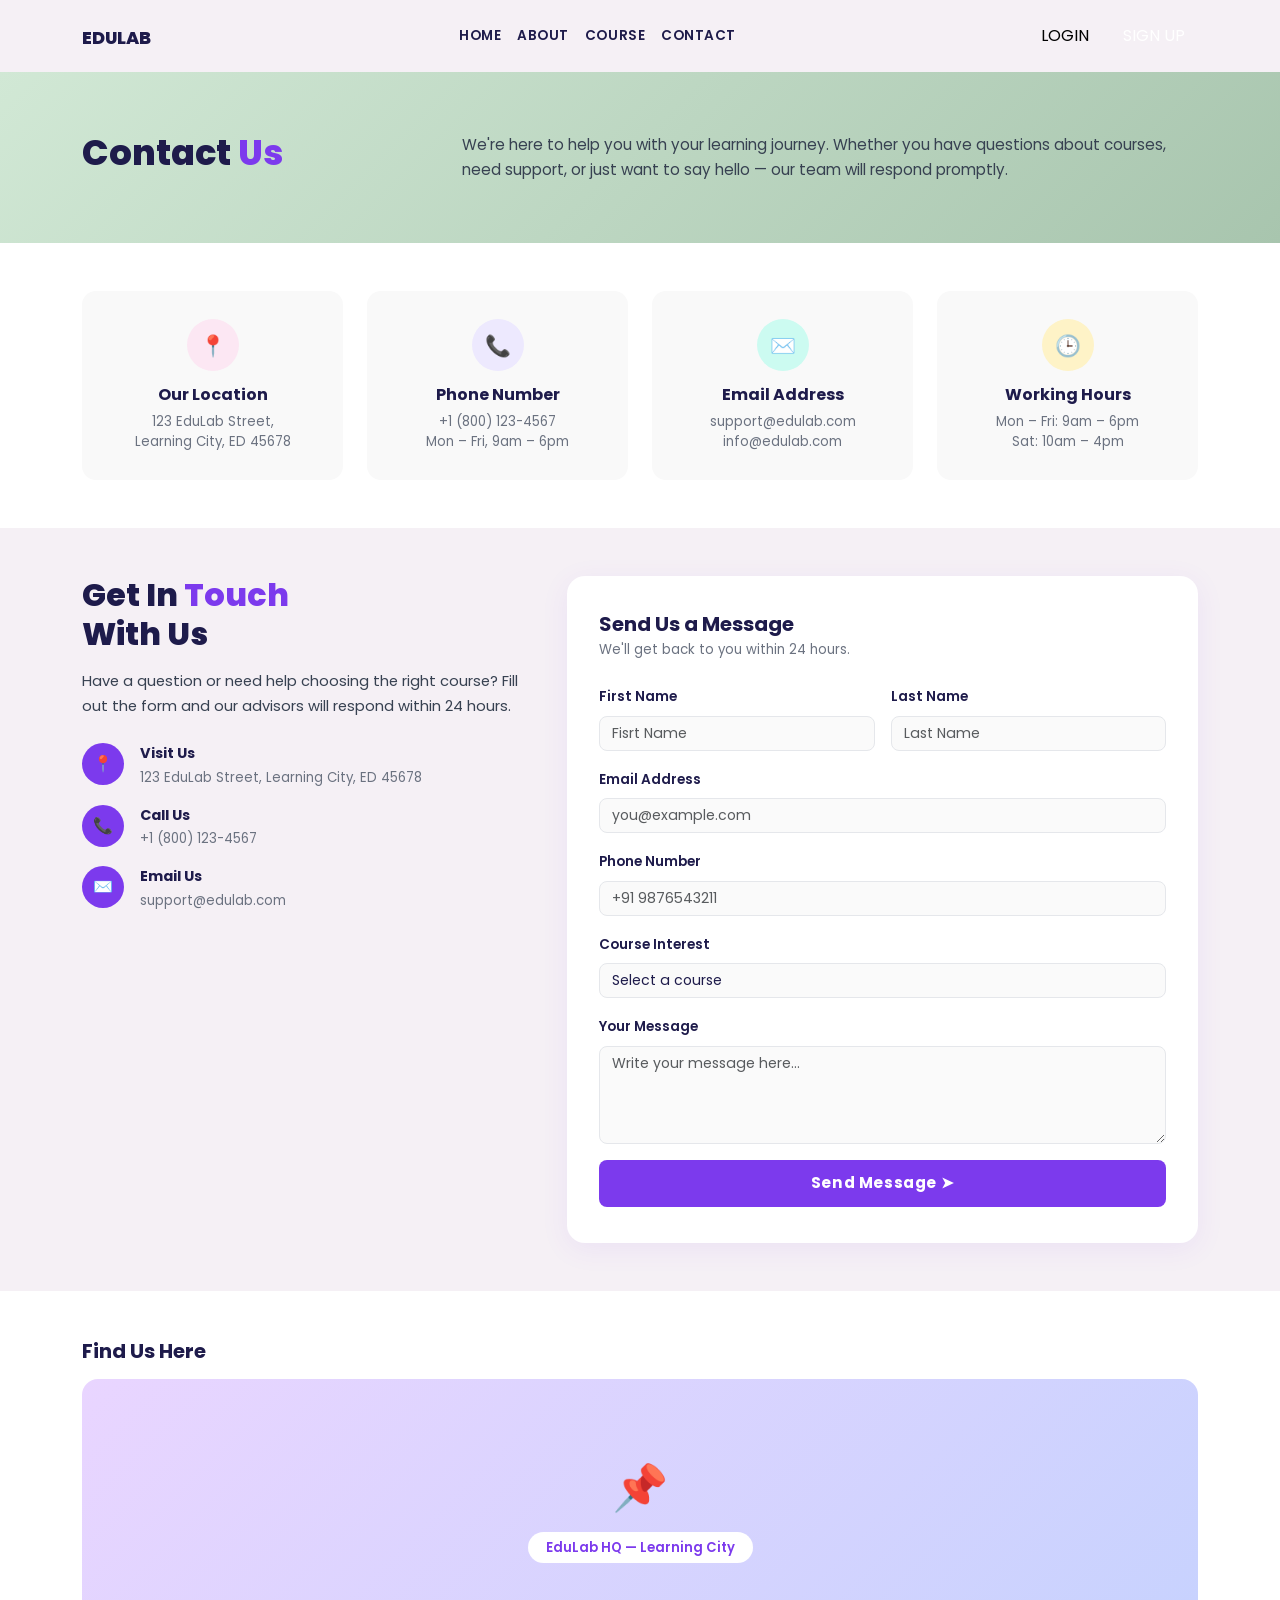
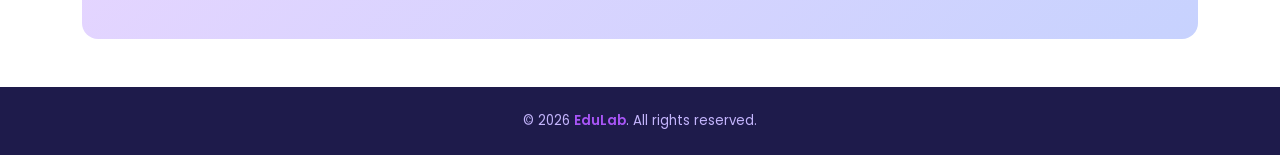
<file: contacht.html>
<!DOCTYPE html>
<html lang="en">
<head>
  <meta charset="UTF-8" />
  <meta name="viewport" content="width=device-width, initial-scale=1.0"/>
  <title>EduLab - Contact</title>
  <link href="https://cdn.jsdelivr.net/npm/bootstrap@5.3.0/dist/css/bootstrap.min.css" rel="stylesheet"/>
  <link href="https://fonts.googleapis.com/css2?family=Poppins:wght@400;500;600;700;800&display=swap" rel="stylesheet"/>
  <style>
    body { font-family: 'Poppins', sans-serif; }

    /* NAVBAR */
    .navbar { background: #f5f0f5; padding: 12px 40px; }
    .navbar-brand { font-weight: 800; font-size: 1.1rem; color: #1e1b4b !important; }
    .logo-box {
      width: 30px; height: 30px; background: #7c3aed;
      border-radius: 7px; display: inline-flex;
      align-items: center; justify-content: center; margin-right: 6px;
    }
    .logo-box svg { width: 18px; height: 18px; fill: white; }
    .nav-link { font-weight: 600; font-size: 0.85rem; color: #1e1b4b !important; letter-spacing: 0.04em; }
    .nav-link:hover, .nav-link.active { color: #7c3aed !important; }
    .btn-login { font-weight: 700; font-size: 0.9rem; color: #1e1b4b; text-decoration: none; }
    .btn-signup {
      background: #7c3aed; color: white !important; font-weight: 700;
      font-size: 0.9rem; padding: 8px 22px; border-radius: 6px; text-decoration: none;
    }
    .btn-signup:hover { background: #6d28d9; }

    /* HERO */
    .contact-hero {
      background: linear-gradient(135deg, #d1e8d5 0%, #a8c5ae 100%);
      padding: 60px 40px;
    }
    .contact-hero h1 { font-size: 2.2rem; font-weight: 800; color: #1e1b4b; }
    .contact-hero p { color: #374151; font-size: 0.95rem; line-height: 1.7; }

    /* INFO CARDS */
    .info-card {
      background: #f9f9f9; border-radius: 14px;
      padding: 28px 20px; text-align: center;
      transition: transform 0.2s; border: none;
    }
    .info-card:hover { transform: translateY(-4px); box-shadow: 0 10px 28px rgba(124,58,237,0.1); }
    .icon-circle {
      width: 52px; height: 52px; border-radius: 50%;
      display: flex; align-items: center; justify-content: center;
      margin: 0 auto 14px; font-size: 1.3rem;
    }
    .ic-pink   { background: #fce7f3; }
    .ic-purple { background: #ede9fe; }
    .ic-teal   { background: #ccfbf1; }
    .ic-gold   { background: #fef3c7; }
    .info-card h6 { font-weight: 700; color: #1e1b4b; }
    .info-card p  { font-size: 0.83rem; color: #6b7280; margin: 0; }

    /* CONTACT SECTION */
    .contact-section { background: #f5f0f5; }

    /* TOUCH DETAILS */
    .touch-icon {
      width: 42px; height: 42px; background: #7c3aed;
      border-radius: 50%; display: flex; align-items: center;
      justify-content: center; color: white; font-size: 1rem; flex-shrink: 0;
    }
    .touch-text strong { font-size: 0.9rem; color: #1e1b4b; display: block; }
    .touch-text span   { font-size: 0.83rem; color: #6b7280; }

    /* FORM CARD */
    .form-card {
      background: white; border-radius: 18px; padding: 36px 32px;
      box-shadow: 0 6px 28px rgba(124,58,237,0.08);
    }
    .form-card h5 { font-weight: 700; color: #1e1b4b; }
    .form-card .sub { font-size: 0.83rem; color: #6b7280; }
    .form-control, .form-select {
      border: 1.5px solid #e5e7eb; border-radius: 8px;
      font-family: 'Poppins', sans-serif; font-size: 0.88rem;
      background: #fafafa; color: #1e1b4b;
    }
    .form-control:focus, .form-select:focus {
      border-color: #7c3aed;
      box-shadow: 0 0 0 3px rgba(124,58,237,0.1);
      background: white;
    }
    .form-label { font-size: 0.85rem; font-weight: 600; color: #1e1b4b; }
    .btn-send {
      background: #7c3aed; color: white; font-family: 'Poppins', sans-serif;
      font-weight: 700; font-size: 0.95rem; padding: 12px;
      border-radius: 8px; border: none; width: 100%;
      letter-spacing: 0.04em; transition: background 0.2s;
    }
    .btn-send:hover { background: #6d28d9; }

    /* MAP */
    .map-box {
      background: linear-gradient(135deg, #e9d5ff, #c7d2fe);
      border-radius: 16px; height: 260px;
      display: flex; flex-direction: column;
      align-items: center; justify-content: center; gap: 10px;
    }
    .map-pin { font-size: 2.8rem; animation: bounce 1.5s infinite; }
    @keyframes bounce {
      0%, 100% { transform: translateY(0); }
      50%       { transform: translateY(-10px); }
    }
    .map-label {
      background: white; border-radius: 20px; padding: 6px 18px;
      font-size: 0.82rem; font-weight: 600; color: #7c3aed;
    }

    /* FOOTER */
    footer { background: #1e1b4b; color: #c4b5fd; font-size: 0.83rem; }
    footer span { color: #a855f7; font-weight: 600; }
  </style>
</head>
<body>

  <!-- NAVBAR -->
        <nav class="navbar navbar-expand-lg sticky-top">  
        <div class="container  ">
            <a class="navbar-brand" href="index.html"><i style="color: rgb(113, 20, 109); font-size: 25px;" class="fa-solid fa-graduation-cap"></i><span class="w-name">EDULAB</span></a>
            <button class="navbar-toggler" type="button" data-bs-toggle="collapse"
                data-bs-target="#navbarSupportedContent" aria-controls="navbarSupportedContent" aria-expanded="false"
                aria-label="Toggle navigation">
                <span class="navbar-toggler-icon"></span>
            </button>
            <div class="collapse navbar-collapse" id="navbarSupportedContent">
                <ul class="navbar-nav mx-auto mb-2 mb-lg-0">
                    <li class="nav-item">
                        <a class="nav-link scale" aria-current="page" href="index.html">HOME</a>
                    </li>
                    <li class="nav-item">
                        <a class="nav-link scale" href="aboutus.html">ABOUT</a>
                    </li>
                    <li class="nav-item  scale">
                        <a class="nav-link scale" href="course.html">COURSE</a>
                    </li>
                    <li class="nav-item scale">
                        <a class="nav-link" href="#">CONTACT</a>
                    </li>
                </ul>
                <div class="d-flex gap-2 btns"> 
                    <button class="btn log-btn  " type="button"><a href="login.html" style="text-decoration: none; color: black;">LOGIN</a></button>
                     <button class="btn sign-btn" type="button"><a href="signup.html" style="text-decoration: none; color: white;">SIGN UP</a></button>

                </div>
                    
                
                
            </div>
        </div>
    </nav>

  <!-- HERO -->
  <section class="contact-hero">
    <div class="container">
      <div class="row align-items-center">
        <div class="col-md-4">
          <h1>Contact <span style="color:#7c3aed">Us</span></h1>
        </div>
        <div class="col-md-8">
          <p class="mb-0">We're here to help you with your learning journey. Whether you have questions about courses, need support, or just want to say hello — our team will respond promptly.</p>
        </div>
      </div>
    </div>
  </section>

  <!-- INFO CARDS -->
  <section class="py-5 bg-white">
    <div class="container">
      <div class="row g-4">
        <div class="col-md-3 col-sm-6">
          <div class="info-card">
            <div class="icon-circle ic-pink">📍</div>
            <h6>Our Location</h6>
            <p>123 EduLab Street,<br/>Learning City, ED 45678</p>
          </div>
        </div>
        <div class="col-md-3 col-sm-6">
          <div class="info-card">
            <div class="icon-circle ic-purple">📞</div>
            <h6>Phone Number</h6>
            <p>+1 (800) 123-4567<br/>Mon – Fri, 9am – 6pm</p>
          </div>
        </div>
        <div class="col-md-3 col-sm-6">
          <div class="info-card">
            <div class="icon-circle ic-teal">✉️</div>
            <h6>Email Address</h6>
            <p>support@edulab.com<br/>info@edulab.com</p>
          </div>
        </div>
        <div class="col-md-3 col-sm-6">
          <div class="info-card">
            <div class="icon-circle ic-gold">🕒</div>
            <h6>Working Hours</h6>
            <p>Mon – Fri: 9am – 6pm<br/>Sat: 10am – 4pm</p>
          </div>
        </div>
      </div>
    </div>
  </section>

  <!-- GET IN TOUCH -->
  <section class="contact-section py-5">
    <div class="container">
      <div class="row g-5 align-items-start">

        <!-- Left details -->
        <div class="col-lg-5">
          <h2 style="font-weight:800;color:#1e1b4b">Get In <span style="color:#7c3aed">Touch</span><br/>With Us</h2>
          <p class="mt-3 mb-4" style="color:#374151;font-size:0.92rem;line-height:1.7">
            Have a question or need help choosing the right course? Fill out the form and our advisors will respond within 24 hours.
          </p>

          <div class="d-flex align-items-start gap-3 mb-3">
            <div class="touch-icon">📍</div>
            <div class="touch-text">
              <strong>Visit Us</strong>
              <span>123 EduLab Street, Learning City, ED 45678</span>
            </div>
          </div>

          <div class="d-flex align-items-start gap-3 mb-3">
            <div class="touch-icon">📞</div>
            <div class="touch-text">
              <strong>Call Us</strong>
              <span>+1 (800) 123-4567</span>
            </div>
          </div>

          <div class="d-flex align-items-start gap-3 mb-3">
            <div class="touch-icon">✉️</div>
            <div class="touch-text">
              <strong>Email Us</strong>
              <span>support@edulab.com</span>
            </div>
          </div>
        </div>

        <!-- Form -->
        <div class="col-lg-7">
          <div class="form-card">
            <h5 class="mb-1">Send Us a Message</h5>
            <p class="sub mb-4">We'll get back to you within 24 hours.</p>

            <div class="row g-3">
              <div class="col-6">
                <label class="form-label">First Name</label>
                <input type="text" class="form-control" placeholder="Fisrt Name"/>
              </div>
              <div class="col-6">
                <label class="form-label">Last Name</label>
                <input type="text" class="form-control" placeholder="Last Name"/>
              </div>
              <div class="col-12">
                <label class="form-label">Email Address</label>
                <input type="email" class="form-control" placeholder="you@example.com"/>
              </div>
              <div class="col-12">
                <label class="form-label">Phone Number</label>
                <input type="tel" class="form-control" placeholder="+91 9876543211"/>
              </div>
              <div class="col-12">
                <label class="form-label">Course Interest</label>
                <select class="form-select">
                  <option disabled selected>Select a course</option>
                  <option>Python Full Stack</option>
                  <option>Web Development</option>
                  <option>Data Science</option>
                  <option>Other</option>
                </select>
              </div>
              <div class="col-12">
                <label class="form-label">Your Message</label>
                <textarea class="form-control" rows="4" placeholder="Write your message here..."></textarea>
              </div>
              <div class="col-12">
                <button class="btn-send">Send Message ➤</button>
              </div>
            </div>

          </div>
        </div>

      </div>
    </div>
  </section>

  <!-- MAP -->
  <section class="py-5 bg-white">
    <div class="container">
      <h5 class="fw-bold mb-3" style="color:#1e1b4b">Find Us Here</h5>
      <div class="map-box">
        <span class="map-pin">📌</span>
        <div class="map-label">EduLab HQ — Learning City</div>
      </div>
    </div>
  </section>

  <!-- FOOTER -->
  <footer class="text-center py-4">
    &copy; 2026 <span>EduLab</span>. All rights reserved.
  </footer>

  <script src="https://cdn.jsdelivr.net/npm/bootstrap@5.3.0/dist/js/bootstrap.bundle.min.js"></script>
</body>
</html>
</file>
